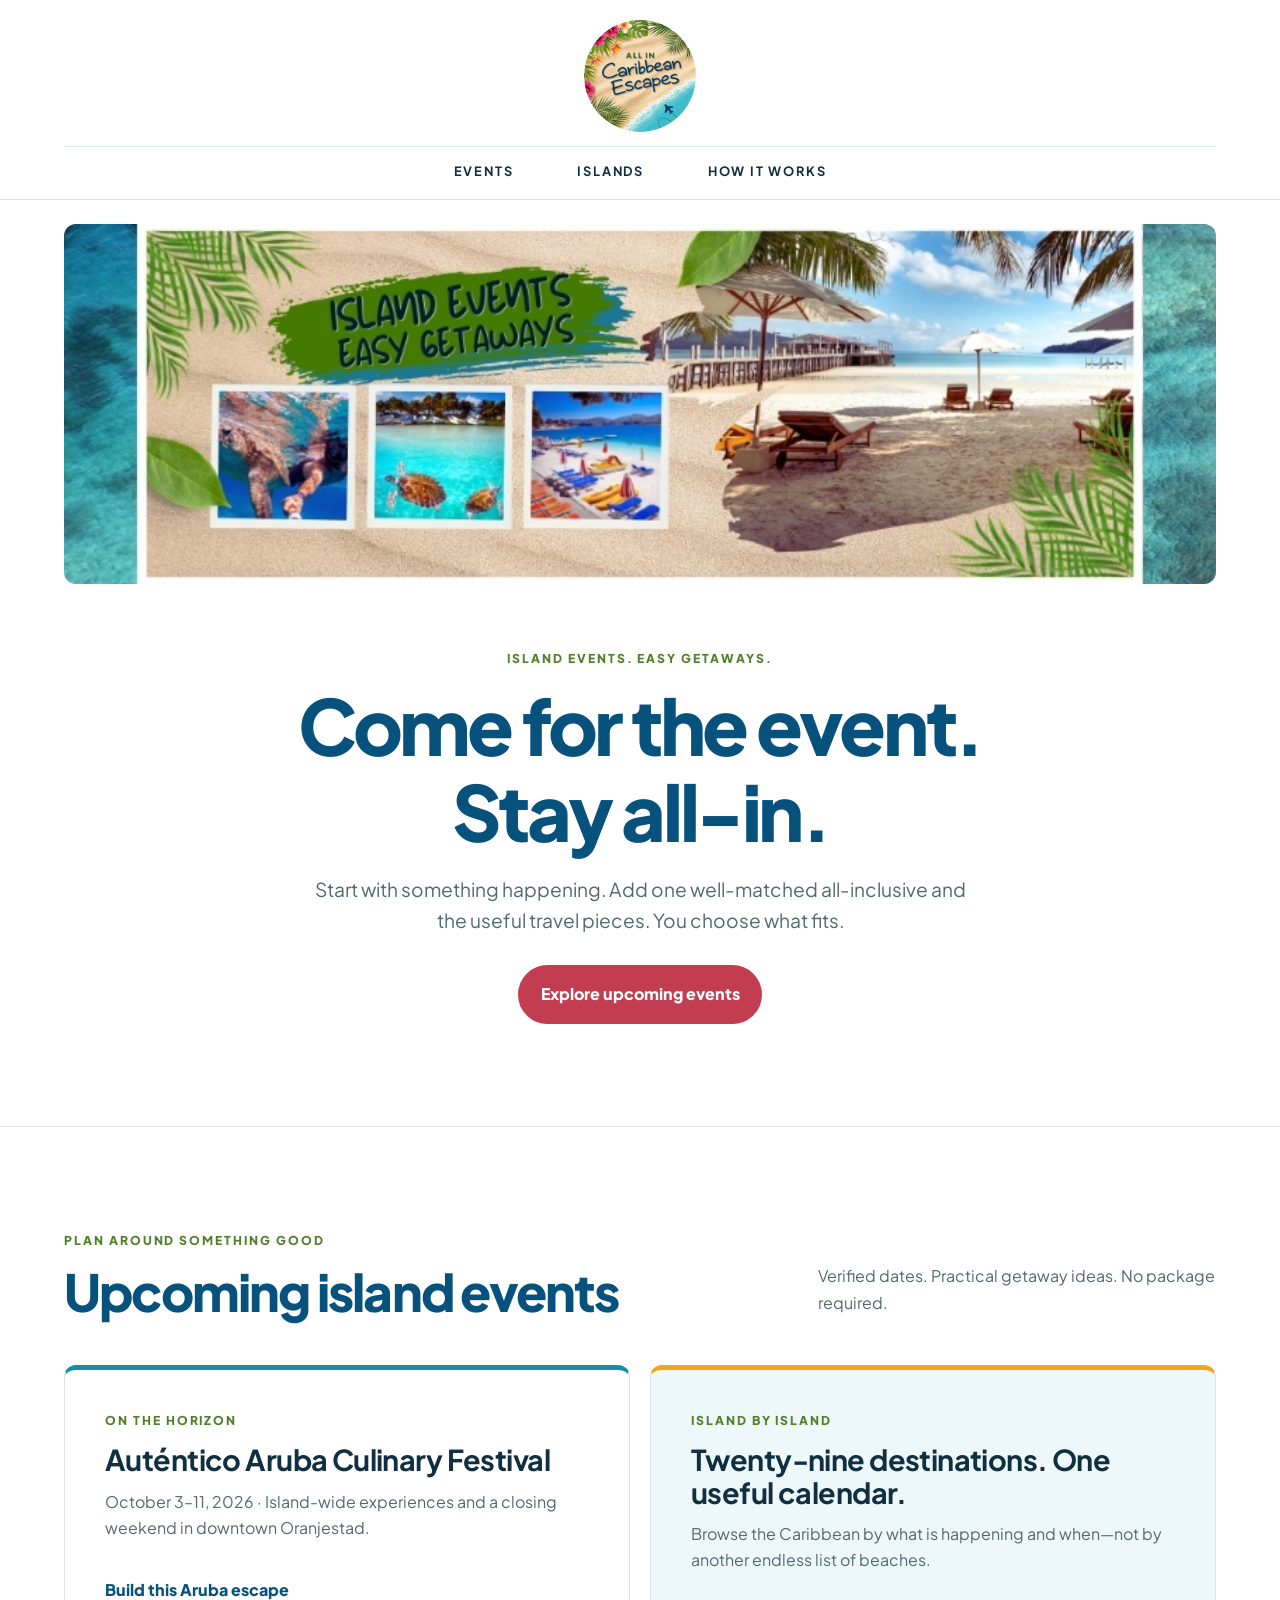
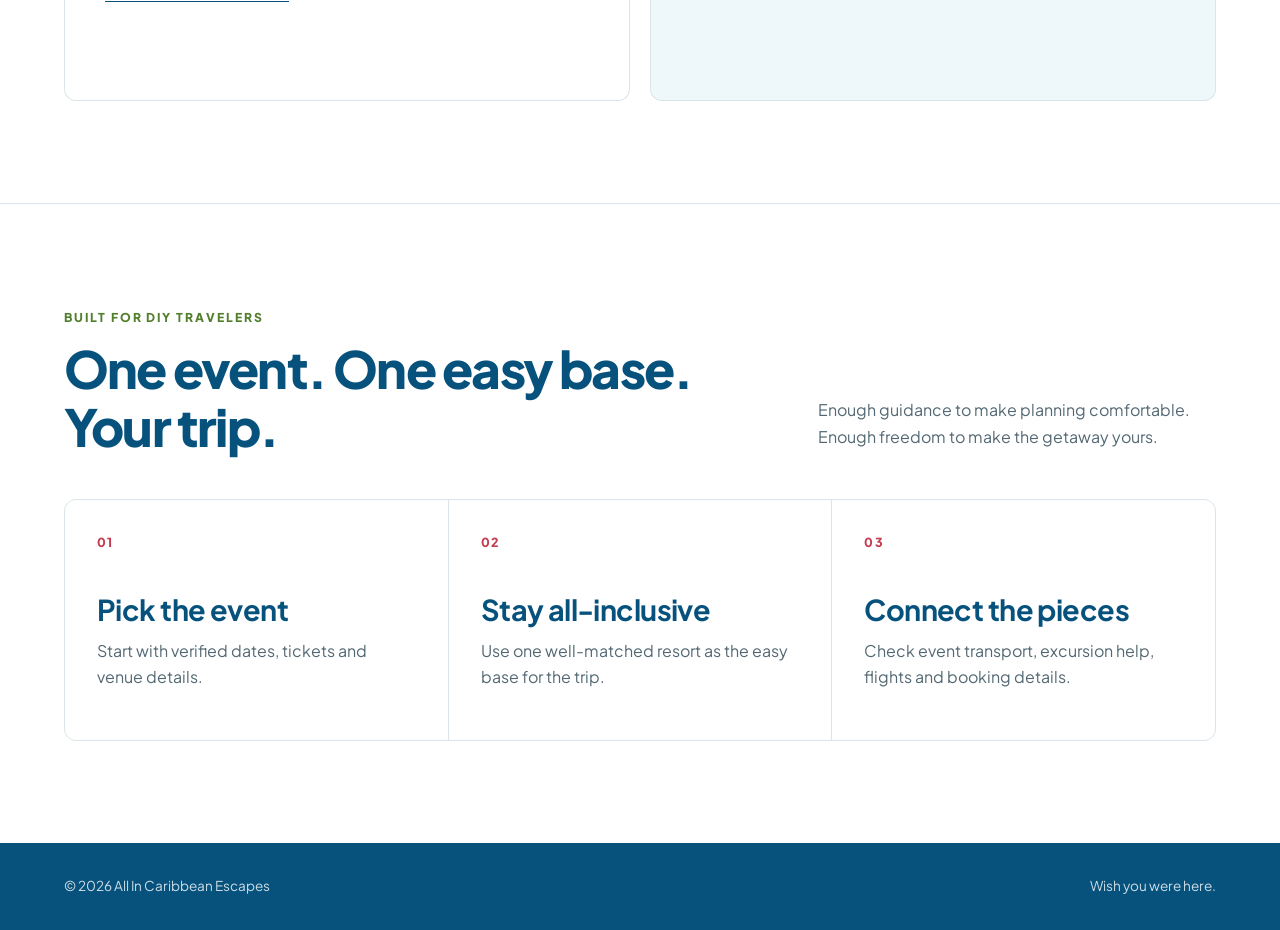
<file: index.html>
<!doctype html>
<html lang="en">
  <head>
    <meta charset="utf-8">
    <meta name="viewport" content="width=device-width, initial-scale=1">
    <meta name="description" content="Find Caribbean island events and build an easy DIY getaway around them.">
    <meta name="theme-color" content="#ffffff">
    <title>All In Caribbean Escapes | Island Events. Easy Getaways.</title>
    <link rel="stylesheet" href="styles.css">
  </head>
  <body>
    <a class="skip-link" href="#main-content">Skip to content</a>

    <header class="site-header">
      <div class="wrap masthead">
        <a class="brand" href="./" aria-label="AllIn Caribbean Escapes home">
          <img class="brand-logo" src="assets/aice-logo.png" width="600" height="600" alt="AllIn Caribbean Escapes">
        </a>
        <nav class="site-nav" aria-label="Primary navigation">
          <a href="#events">Events</a>
          <a href="#islands">Islands</a>
          <a href="#how-it-works">How it works</a>
        </nav>
      </div>
    </header>

    <main id="main-content">
      <section class="hero" aria-labelledby="hero-title">
        <div class="wrap">
          <img
            class="hero-image"
            src="assets/aice-hero.jpg"
            width="820"
            height="360"
            alt="Caribbean beach, sea turtles and island adventures"
            fetchpriority="high"
          >
          <div class="hero-copy">
            <p class="eyebrow">Island Events. Easy Getaways.</p>
            <h1 id="hero-title">Come for the event.<br>Stay all-in.</h1>
            <p>
              Start with something happening. Add one well-matched all-inclusive
              and the useful travel pieces. You choose what fits.
            </p>
            <a class="button" href="#events">Explore upcoming events</a>
          </div>
        </div>
      </section>

      <section class="events-section" id="events" aria-labelledby="events-title">
        <div class="wrap">
          <div class="section-heading">
            <div>
              <p class="eyebrow">Plan around something good</p>
              <h2 id="events-title">Upcoming island events</h2>
            </div>
            <p>Verified dates. Practical getaway ideas. No package required.</p>
          </div>
          <div class="event-grid">
            <article class="event-card">
              <p class="event-status">On the horizon</p>
              <h3>Auténtico Aruba Culinary Festival</h3>
              <p>
                October 3–11, 2026 · Island-wide experiences and a closing
                weekend in downtown Oranjestad.
              </p>
              <a href="escapes/autentico-aruba/">Build this Aruba escape</a>
            </article>
            <article class="event-card event-card-accent" id="islands">
              <p class="event-status">Island by island</p>
              <h3>Twenty-nine destinations. One useful calendar.</h3>
              <p>
                Browse the Caribbean by what is happening and when—not by another
                endless list of beaches.
              </p>
            </article>
          </div>
        </div>
      </section>

      <section class="how-section" id="how-it-works" aria-labelledby="how-title">
        <div class="wrap">
          <div class="section-heading">
            <div>
              <p class="eyebrow">Built for DIY travelers</p>
              <h2 id="how-title">One event. One easy base. Your trip.</h2>
            </div>
            <p>
              Enough guidance to make planning comfortable. Enough freedom to
              make the getaway yours.
            </p>
          </div>
          <ol class="escape-steps">
            <li>
              <span>01</span>
              <div>
                <h3>Pick the event</h3>
                <p>Start with verified dates, tickets and venue details.</p>
              </div>
            </li>
            <li>
              <span>02</span>
              <div>
              <h3>Stay all-inclusive</h3>
                <p>Use one well-matched resort as the easy base for the trip.</p>
              </div>
            </li>
            <li>
              <span>03</span>
              <div>
                <h3>Connect the pieces</h3>
                <p>Check event transport, excursion help, flights and booking details.</p>
              </div>
            </li>
          </ol>
        </div>
      </section>
    </main>

    <footer class="site-footer">
      <div class="wrap footer-inner">
        <p>© <span id="year">2026</span> All In Caribbean Escapes</p>
        <p>Wish you were here.</p>
      </div>
    </footer>

    <script>
      document.getElementById("year").textContent = new Date().getFullYear();
    </script>
  </body>
</html>
</file>
<file: styles.css>
@font-face {
  font-family: "Plus Jakarta Sans";
  src: url("assets/fonts/plus-jakarta-sans-latin-ext.woff2") format("woff2");
  font-style: normal;
  font-weight: 400 800;
  font-display: swap;
  unicode-range: U+0100-02BA, U+02BD-02C5, U+02C7-02CC, U+02CE-02D7, U+02DD-02FF, U+0304, U+0308, U+0329, U+1D00-1DBF, U+1E00-1E9F, U+1EF2-1EFF, U+2020, U+20A0-20AB, U+20AD-20C0, U+2113, U+2C60-2C7F, U+A720-A7FF;
}

@font-face {
  font-family: "Plus Jakarta Sans";
  src: url("assets/fonts/plus-jakarta-sans-latin.woff2") format("woff2");
  font-style: normal;
  font-weight: 400 800;
  font-display: swap;
  unicode-range: U+0000-00FF, U+0131, U+0152-0153, U+02BB-02BC, U+02C6, U+02DA, U+02DC, U+0304, U+0308, U+0329, U+2000-206F, U+20AC, U+2122, U+2191, U+2193, U+2212, U+2215, U+FEFF, U+FFFD;
}

:root {
  --ocean: #07527d;
  --aqua: #168da6;
  --coral: #c33d50;
  --sun: #f0a51a;
  --leaf: #527f2c;
  --white: #ffffff;
  --ink: #102f40;
  --muted: #536873;
  --line: #dbe5e9;
  --soft-blue: #eef8fa;
  --wrap: 72rem;
  --radius: 0.75rem;
}

* { box-sizing: border-box; }
html { scroll-behavior: smooth; }

body {
  margin: 0;
  background: var(--white);
  color: var(--ink);
  font-family: "Plus Jakarta Sans", system-ui, sans-serif;
  font-size: 1rem;
  line-height: 1.65;
  text-rendering: optimizeLegibility;
}

img { display: block; max-width: 100%; }
a { color: inherit; }

.wrap {
  width: min(calc(100% - 2rem), var(--wrap));
  margin-inline: auto;
}

.skip-link {
  position: fixed;
  z-index: 10;
  top: 0.75rem;
  left: 0.75rem;
  padding: 0.65rem 1rem;
  background: var(--sun);
  color: var(--ocean);
  font-weight: 800;
  transform: translateY(-160%);
}

.skip-link:focus { transform: translateY(0); }

.site-header {
  border-bottom: 1px solid var(--line);
  background: var(--white);
}

.masthead {
  display: flex;
  align-items: center;
  flex-direction: column;
  padding-top: 1.25rem;
}

.brand { display: block; text-decoration: none; }

.brand-logo {
  width: 7rem;
  height: 7rem;
  border-radius: 50%;
  object-fit: cover;
}

.site-nav {
  display: flex;
  justify-content: center;
  gap: clamp(1.5rem, 5vw, 4rem);
  width: 100%;
  margin-top: 0.9rem;
  padding: 0.85rem 0 1.05rem;
  border-top: 1px solid var(--line);
  font-size: 0.8rem;
  font-weight: 700;
  letter-spacing: 0.14em;
  text-transform: uppercase;
}

.site-nav a { position: relative; text-decoration: none; }

.site-nav a::after {
  position: absolute;
  right: 0;
  bottom: -0.35rem;
  left: 0;
  height: 2px;
  background: var(--aqua);
  content: "";
  transform: scaleX(0);
  transition: transform 160ms ease;
}

.site-nav a:hover::after,
.site-nav a:focus-visible::after { transform: scaleX(1); }

.hero { padding: 1.5rem 0 clamp(4rem, 8vw, 6.5rem); }

.hero-image {
  width: 100%;
  aspect-ratio: 41 / 18;
  border-radius: var(--radius);
  object-fit: cover;
}

.hero-copy {
  max-width: 52rem;
  margin: clamp(2.25rem, 5vw, 4rem) auto 0;
  text-align: center;
}

.eyebrow,
.event-status {
  margin: 0 0 0.85rem;
  color: var(--leaf);
  font-size: 0.76rem;
  font-weight: 800;
  letter-spacing: 0.16em;
  text-transform: uppercase;
}

h1, h2, h3, p { margin-top: 0; }
h1, h2, h3 { line-height: 1.12; }

h1 {
  margin-bottom: 1.25rem;
  color: var(--ocean);
  font-size: clamp(2.5rem, 6vw, 5rem);
  font-weight: 800;
  letter-spacing: -0.045em;
}

h2 {
  margin-bottom: 0;
  color: var(--ocean);
  font-size: clamp(2rem, 4vw, 3.5rem);
  font-weight: 800;
  letter-spacing: -0.035em;
}

h3 {
  margin-bottom: 0.8rem;
  font-size: clamp(1.3rem, 2.3vw, 1.8rem);
  font-weight: 700;
  letter-spacing: -0.02em;
}

.hero-copy > p:not(.eyebrow) {
  max-width: 42rem;
  margin-right: auto;
  margin-bottom: 1.75rem;
  margin-left: auto;
  color: var(--muted);
  font-size: clamp(1.05rem, 2vw, 1.2rem);
}

.button {
  display: inline-block;
  padding: 0.9rem 1.3rem;
  border: 2px solid var(--coral);
  border-radius: 999px;
  background: var(--coral);
  color: var(--white);
  font-weight: 800;
  text-decoration: none;
  transition: background 160ms ease, transform 160ms ease;
}

.button:hover { background: #a93142; transform: translateY(-2px); }
.button:focus-visible, a:focus-visible { outline: 3px solid var(--sun); outline-offset: 4px; }

.events-section,
.how-section {
  padding: clamp(4rem, 8vw, 6.5rem) 0;
  border-top: 1px solid var(--line);
}

.section-heading {
  display: grid;
  grid-template-columns: minmax(0, 1.25fr) minmax(16rem, 0.75fr);
  align-items: end;
  gap: clamp(2rem, 7vw, 6rem);
  margin-bottom: 2.75rem;
}

.section-heading > p {
  max-width: 28rem;
  margin-bottom: 0.3rem;
  color: var(--muted);
}

.event-grid {
  display: grid;
  grid-template-columns: repeat(2, minmax(0, 1fr));
  gap: 1.25rem;
}

.event-card {
  min-height: 21rem;
  padding: clamp(1.5rem, 4vw, 2.5rem);
  border: 1px solid var(--line);
  border-top: 0.35rem solid var(--aqua);
  border-radius: var(--radius);
  background: var(--white);
}

.event-card p:not(.event-status) { max-width: 34rem; color: var(--muted); }

.event-card a {
  display: inline-block;
  margin-top: 1.25rem;
  color: var(--ocean);
  font-weight: 800;
  text-underline-offset: 0.3em;
}

.event-card-accent {
  border-top-color: var(--sun);
  background: var(--soft-blue);
}

.how-section { background: var(--white); }

.escape-steps {
  display: grid;
  grid-template-columns: repeat(3, minmax(0, 1fr));
  gap: 1px;
  margin: 0;
  padding: 0;
  border: 1px solid var(--line);
  border-radius: var(--radius);
  background: var(--line);
  list-style: none;
  overflow: hidden;
}

.escape-steps li {
  min-height: 15rem;
  padding: 2rem;
  background: var(--white);
}

.escape-steps span {
  display: block;
  margin-bottom: 2.5rem;
  color: var(--coral);
  font-size: 0.78rem;
  font-weight: 800;
  letter-spacing: 0.12em;
}

.escape-steps h3 { color: var(--ocean); }
.escape-steps p { margin-bottom: 0; color: var(--muted); }

.site-footer {
  padding: 2rem 0;
  background: var(--ocean);
  color: rgba(255, 255, 255, 0.8);
  font-size: 0.85rem;
}

.footer-inner {
  display: flex;
  align-items: center;
  justify-content: space-between;
  gap: 2rem;
}

.footer-inner p { margin: 0; }

/* Escape pages */
.escape-page { padding: 1.5rem 0 0; }

.breadcrumb {
  display: flex;
  gap: 0.65rem;
  margin-bottom: 1rem;
  color: var(--muted);
  font-size: 0.82rem;
  font-weight: 700;
}

.breadcrumb a { text-underline-offset: 0.25em; }

.escape-hero-image {
  width: 100%;
  max-height: 38rem;
  aspect-ratio: 3 / 2;
  border-radius: var(--radius);
  object-fit: cover;
}

.escape-intro {
  max-width: 58rem;
  padding: clamp(2rem, 5vw, 4rem) 0 clamp(2.5rem, 6vw, 4.5rem);
}

.escape-intro h1 { max-width: 55rem; }

.escape-deck {
  max-width: 52rem;
  margin-bottom: 2rem;
  color: var(--muted);
  font-size: clamp(1.08rem, 2vw, 1.3rem);
}

.event-facts {
  display: grid;
  grid-template-columns: repeat(3, minmax(0, 1fr));
  gap: 1px;
  margin: 0;
  border: 1px solid var(--line);
  border-radius: var(--radius);
  background: var(--line);
  overflow: hidden;
}

.event-facts div { padding: 1.25rem; background: var(--white); }
.event-facts dt,
.escape-summary dt {
  margin-bottom: 0.35rem;
  color: var(--leaf);
  font-size: 0.7rem;
  font-weight: 800;
  letter-spacing: 0.13em;
  text-transform: uppercase;
}
.event-facts dd,
.escape-summary dd { margin: 0; font-weight: 700; }

.escape-layout {
  display: grid;
  grid-template-columns: minmax(0, 1fr) 19rem;
  align-items: start;
  gap: clamp(2rem, 6vw, 5rem);
  padding-bottom: clamp(4rem, 8vw, 7rem);
}

.affiliate-note {
  padding: 1rem 1.15rem;
  border-left: 0.3rem solid var(--sun);
  background: var(--soft-blue);
  color: var(--muted);
  font-size: 0.85rem;
}

.affiliate-note strong { color: var(--ink); }

.escape-section {
  padding: clamp(3.5rem, 7vw, 5.5rem) 0;
  border-bottom: 1px solid var(--line);
}

.escape-section h2 { max-width: 46rem; margin-bottom: 1.5rem; }
.escape-section > p:not(.eyebrow):not(.updated-note) { max-width: 48rem; color: var(--muted); }

.link-row {
  display: flex;
  align-items: center;
  flex-wrap: wrap;
  gap: 1rem 1.4rem;
  margin-top: 1.75rem;
}

.text-link {
  color: var(--ocean);
  font-weight: 800;
  text-underline-offset: 0.3em;
}

.button-secondary { border-color: var(--ocean); background: var(--ocean); }
.button-secondary:hover { background: #043d5d; }

.resort-feature { padding-right: clamp(0rem, 2vw, 1.5rem); }
.resort-lead { max-width: 48rem; color: var(--muted); font-size: 1.12rem; }

.detail-grid {
  display: grid;
  grid-template-columns: repeat(2, minmax(0, 1fr));
  gap: 1px;
  margin-top: 2rem;
  border: 1px solid var(--line);
  border-radius: var(--radius);
  background: var(--line);
  overflow: hidden;
}

.detail-grid section { padding: clamp(1.3rem, 3vw, 2rem); background: var(--white); }
.detail-grid h3 { color: var(--ocean); }
.detail-grid p { margin-bottom: 0; color: var(--muted); }

.contact-strip {
  display: grid;
  grid-template-columns: repeat(3, minmax(0, 1fr));
  gap: 1rem;
  margin-top: 1rem;
  padding: 1.25rem;
  border-radius: var(--radius);
  background: var(--soft-blue);
}

.contact-strip div { min-width: 0; }
.contact-strip span { display: block; color: var(--muted); font-size: 0.75rem; font-weight: 700; }
.contact-strip a,
.contact-strip strong { color: var(--ocean); font-size: 0.82rem; overflow-wrap: anywhere; }

.hub-grid {
  display: grid;
  grid-template-columns: repeat(3, minmax(0, 1fr));
  gap: 1rem;
  margin: 2rem 0;
}

.hub-grid div { padding: 1.25rem; border-top: 0.3rem solid var(--aqua); background: var(--soft-blue); }
.hub-grid strong,
.hub-grid span { display: block; }
.hub-grid strong { margin-bottom: 0.55rem; color: var(--ocean); }
.hub-grid span { color: var(--muted); font-size: 0.88rem; }

.plain-note { max-width: 48rem; padding: 1.5rem; border: 1px solid var(--line); border-radius: var(--radius); }
.plain-note h3 { color: var(--ocean); }
.plain-note p { margin-bottom: 0; color: var(--muted); }

.booking-checks { max-width: 45rem; padding-left: 1.4rem; }
.booking-checks li { margin-bottom: 0.75rem; padding-left: 0.4rem; }
.updated-note { margin-top: 2rem; color: var(--muted); font-size: 0.78rem; }

.escape-summary {
  position: sticky;
  top: 1.5rem;
  padding: 1.5rem;
  border-top: 0.35rem solid var(--sun);
  border-radius: var(--radius);
  background: var(--ocean);
  color: var(--white);
}

.escape-summary .event-status { color: #ffd166; }
.escape-summary h2 { margin-bottom: 1.5rem; color: var(--white); font-size: 1.75rem; }
.escape-summary dl { margin: 0 0 1.5rem; }
.escape-summary dl div { padding: 0.8rem 0; border-top: 1px solid rgba(255,255,255,0.18); }
.escape-summary dt { color: rgba(255,255,255,0.68); }
.escape-summary .button { width: 100%; text-align: center; }

@media (max-width: 47rem) {
  .wrap { width: min(calc(100% - 1.25rem), var(--wrap)); }
  .brand-logo { width: 6rem; height: 6rem; }

  .site-nav {
    gap: 1.1rem;
    font-size: 0.7rem;
    letter-spacing: 0.09em;
  }

  .hero { padding-top: 0.75rem; }
  .hero-image { aspect-ratio: 4 / 3; }

  .section-heading,
  .event-grid,
  .escape-steps,
  .event-facts,
  .escape-layout,
  .detail-grid,
  .contact-strip,
  .hub-grid { grid-template-columns: 1fr; }

  .section-heading { align-items: start; gap: 1.25rem; }
  .event-card { min-height: auto; }
  .escape-steps { gap: 1px; }
  .escape-steps li { min-height: auto; }
  .escape-steps span { margin-bottom: 1.25rem; }
  .escape-summary { position: static; order: -1; }

  .footer-inner {
    align-items: flex-start;
    flex-direction: column;
    gap: 0.5rem;
  }
}

@media (prefers-reduced-motion: reduce) {
  html { scroll-behavior: auto; }
  *, *::before, *::after { transition-duration: 0.01ms !important; }
}
</file>
